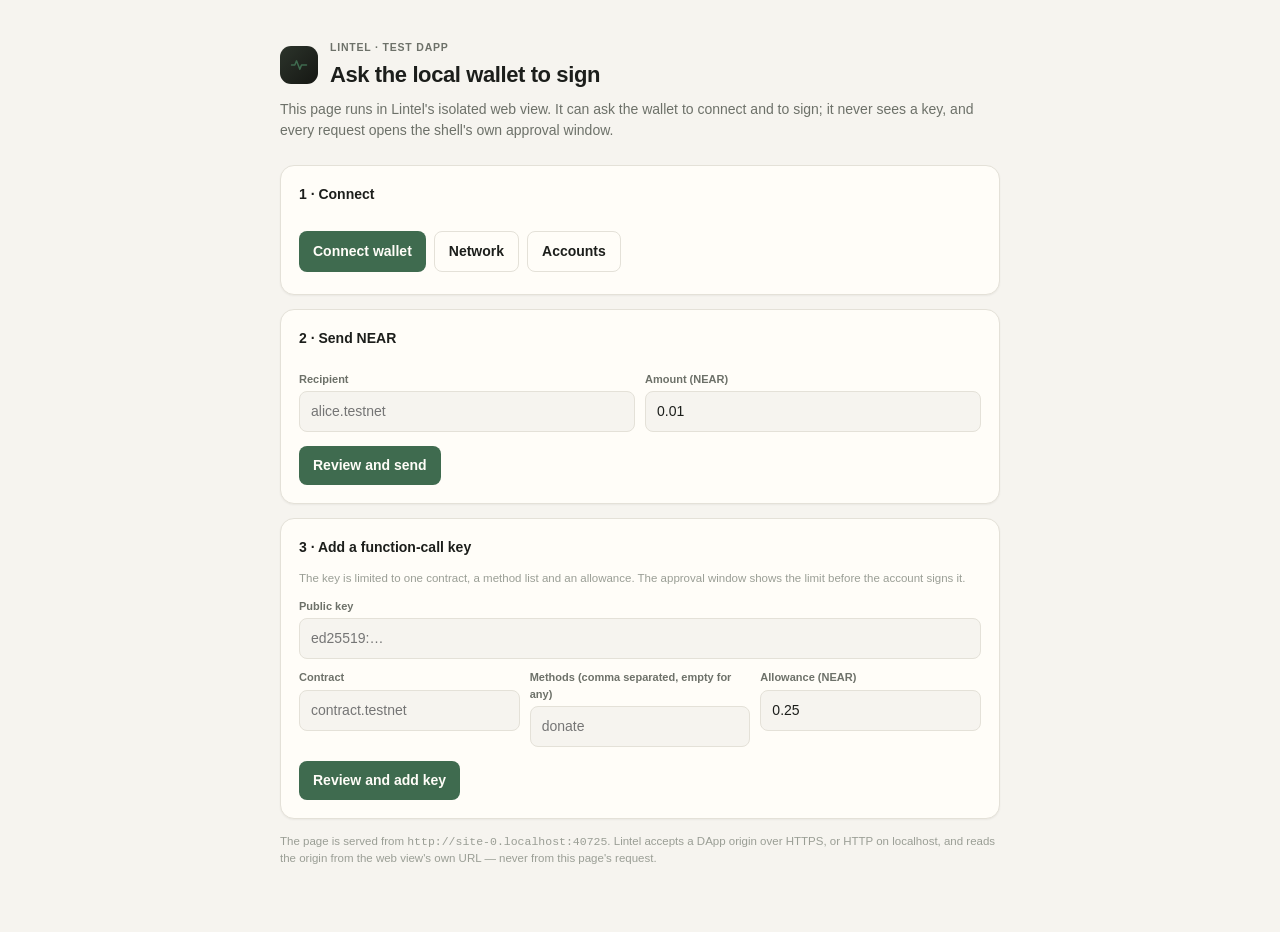
<file: web/dapp/index.html>
<!doctype html>
<html lang="en">
<head>
  <meta charset="utf-8">
  <meta name="viewport" content="width=device-width, initial-scale=1">
  <title>Test DApp · Lintel</title>
  <style>
    :root {
      color-scheme: light dark;
      --bg: #f6f4ef;
      --card: #fffdf8;
      --text: #1c1e1b;
      --muted: #6d7169;
      --faint: #9a9e95;
      --line: #e4e1d8;
      --accent: #3f6b4f;
      --accent-soft: #e4eee6;
      --danger: #a33d33;
      --danger-soft: #f7e7e4;
      --mono: ui-monospace, SFMono-Regular, Menlo, monospace;
    }
    @media (prefers-color-scheme: dark) {
      :root {
        --bg: #141513;
        --card: #1c1e1b;
        --text: #ecebe6;
        --muted: #a4a89f;
        --faint: #757a71;
        --line: #2c2f2a;
        --accent: #8fbf9d;
        --accent-soft: #223026;
        --danger: #e08a80;
        --danger-soft: #33211f;
      }
    }
    * { box-sizing: border-box; }
    body {
      margin: 0;
      padding: 40px 24px 64px;
      background: var(--bg);
      color: var(--text);
      font: 14px/1.5 -apple-system, BlinkMacSystemFont, "Segoe UI", sans-serif;
    }
    main { max-width: 720px; margin: 0 auto; }
    header { display: flex; align-items: center; gap: 12px; margin-bottom: 8px; }
    .mark {
      width: 38px; height: 38px; border-radius: 11px; display: grid; place-items: center;
      background: linear-gradient(135deg, #2c342b, #151713); color: var(--accent);
    }
    h1 { margin: 0; font-size: 22px; letter-spacing: -0.4px; }
    .kicker { margin: 0 0 2px; font-size: 10.5px; font-weight: 700; letter-spacing: 0.8px; color: var(--muted); text-transform: uppercase; }
    .lead { margin: 6px 0 24px; color: var(--muted); }
    .card {
      background: var(--card); border: 1px solid var(--line); border-radius: 14px;
      padding: 18px; margin-bottom: 14px; box-shadow: 0 1px 2px rgba(20, 21, 19, 0.05);
    }
    h2 { margin: 0 0 12px; font-size: 14px; }
    label { display: block; margin: 10px 0 4px; font-size: 11px; font-weight: 600; color: var(--muted); }
    input {
      width: 100%; padding: 9px 11px; border-radius: 8px; border: 1px solid var(--line);
      background: var(--bg); color: var(--text); font: inherit;
    }
    input:focus { outline: 2px solid var(--accent-soft); border-color: var(--accent); }
    .row { display: flex; gap: 10px; flex-wrap: wrap; }
    .row > div { flex: 1 1 180px; }
    button {
      margin-top: 14px; padding: 9px 14px; border: 0; border-radius: 8px;
      background: var(--accent); color: var(--card); font: inherit; font-weight: 600;
      cursor: pointer;
    }
    button.secondary {
      background: transparent; color: var(--text); border: 1px solid var(--line);
    }
    button:disabled { opacity: 0.5; cursor: default; }
    .actions { display: flex; gap: 8px; flex-wrap: wrap; }
    .status {
      margin-top: 12px; padding: 10px 12px; border-radius: 8px; font-size: 12.5px;
      background: var(--accent-soft); color: var(--accent); word-break: break-all;
    }
    .status.error { background: var(--danger-soft); color: var(--danger); }
    .status:empty { display: none; }
    .mono { font-family: var(--mono); font-size: 11.5px; }
    .fine { color: var(--faint); font-size: 11.5px; margin: 0; }
    .account { margin: 4px 0 0; font-family: var(--mono); font-size: 12px; word-break: break-all; }
    a { color: var(--accent); }
  </style>
</head>
<body>
<main>
  <header>
    <span class="mark" aria-hidden="true">
      <svg viewBox="0 0 24 24" width="20" height="20" fill="none" stroke="currentColor" stroke-width="1.8" stroke-linecap="round" stroke-linejoin="round">
        <path d="M3 12h4l2-5 4 10 2-5h6"/>
      </svg>
    </span>
    <div>
      <p class="kicker">Lintel · test DApp</p>
      <h1>Ask the local wallet to sign</h1>
    </div>
  </header>
  <p class="lead">
    This page runs in Lintel's isolated web view. It can ask the wallet to
    connect and to sign; it never sees a key, and every request opens the shell's
    own approval window.
  </p>

  <section class="card">
    <h2>1 · Connect</h2>
    <div class="actions">
      <button id="connect">Connect wallet</button>
      <button id="network" class="secondary">Network</button>
      <button id="accounts" class="secondary">Accounts</button>
    </div>
    <p id="account" class="account"></p>
    <div id="connect-status" class="status"></div>
  </section>

  <section class="card">
    <h2>2 · Send NEAR</h2>
    <div class="row">
      <div>
        <label for="receiver">Recipient</label>
        <input id="receiver" placeholder="alice.testnet" autocomplete="off">
      </div>
      <div>
        <label for="amount">Amount (NEAR)</label>
        <input id="amount" value="0.01" autocomplete="off">
      </div>
    </div>
    <button id="send">Review and send</button>
    <div id="send-status" class="status"></div>
  </section>

  <section class="card">
    <h2>3 · Add a function-call key</h2>
    <p class="fine">
      The key is limited to one contract, a method list and an allowance. The
      approval window shows the limit before the account signs it.
    </p>
    <label for="public-key">Public key</label>
    <input id="public-key" placeholder="ed25519:…" autocomplete="off">
    <div class="row">
      <div>
        <label for="contract">Contract</label>
        <input id="contract" placeholder="contract.testnet" autocomplete="off">
      </div>
      <div>
        <label for="methods">Methods (comma separated, empty for any)</label>
        <input id="methods" placeholder="donate" autocomplete="off">
      </div>
      <div>
        <label for="allowance">Allowance (NEAR)</label>
        <input id="allowance" value="0.25" autocomplete="off">
      </div>
    </div>
    <button id="add-key">Review and add key</button>
    <div id="key-status" class="status"></div>
  </section>

  <p class="fine">
    The page is served from <span class="mono" id="origin"></span>. Lintel
    accepts a DApp origin over HTTPS, or HTTP on localhost, and reads the origin
    from the web view's own URL — never from this page's request.
  </p>
</main>
<script>
(() => {
  "use strict";
  const $ = (id) => document.getElementById(id);
  $("origin").textContent = location.origin;

  function show(id, text, isError) {
    const el = $(id);
    el.textContent = text;
    el.classList.toggle("error", !!isError);
  }

  let standardWallet;
  let standardNetwork = "testnet";
  window.addEventListener("near-wallet-injected", (event) => {
    if (event.detail && event.detail.manifest && event.detail.manifest.id === "lintel") {
      standardWallet = event.detail;
      show("connect-status", "Discovered Lintel through NEAR Connect.");
    }
  });
  window.dispatchEvent(new Event("near-selector-ready"));

  function wallet() {
    if (!window.nearWallet) {
      throw new Error("The Lintel wallet bridge is not injected. Open this page from Lintel's DApp page.");
    }
    return window.nearWallet;
  }
  function outcomeLine(outcome) {
    const transaction = outcome.transaction || {};
    const execution = outcome.transaction_outcome || {};
    return "Transaction " + (transaction.hash || execution.id || outcome.hash || "completed") +
      "\n" + JSON.stringify(outcome, null, 2);
  }

  function toYocto(value) {
    const s = String(value).trim();
    if (!/^\d+(\.\d+)?$/.test(s)) throw new Error("Enter a NEAR amount, such as 0.01.");
    const parts = s.split(".");
    const whole = parts[0];
    const frac = parts[1] || "";
    if (frac.length > 24) throw new Error("At most 24 decimals.");
    const out = (whole + frac.padEnd(24, "0")).replace(/^0+(?=\d)/, "");
    if (out === "0") throw new Error("The amount must be above zero.");
    return out;
  }

  $("connect").addEventListener("click", async () => {
    try {
      const accounts = standardWallet ? await standardWallet.signIn({ network: standardNetwork }) :
        (await wallet().connect()).accounts || [];
      $("account").textContent = accounts.map((a) => a.accountId).join("\n");
      show("connect-status", accounts.length ? "Connected." : "The wallet has no NEAR account.");
    } catch (err) {
      show("connect-status", err.message || String(err), true);
    }
  });

  $("network").addEventListener("click", async () => {
    try {
      const res = await wallet().getNetwork();
      standardNetwork = res.networkId;
      show("connect-status", "Network " + res.networkId + " (" + res.chainId + ")");
    } catch (err) {
      show("connect-status", err.message || String(err), true);
    }
  });

  $("accounts").addEventListener("click", async () => {
    try {
      const accounts = standardWallet ? await standardWallet.getAccounts({ network: standardNetwork }) : await wallet().getAccounts();
      $("account").textContent = accounts.map((a) => a.accountId).join("\n");
      show("connect-status", accounts.length + " account(s).");
    } catch (err) {
      show("connect-status", err.message || String(err), true);
    }
  });

  $("send").addEventListener("click", async () => {
    try {
      const receiverId = $("receiver").value.trim();
      if (!receiverId) throw new Error("Enter the recipient's account id.");
      const amount = toYocto($("amount").value);
      show("send-status", "Waiting for the approval window…");
      const params = {
        receiverId: receiverId,
        description: "Send " + $("amount").value.trim() + " NEAR to " + receiverId,
        actions: [{ type: "Transfer", params: { deposit: amount } }],
      };
      const res = standardWallet ? await standardWallet.signAndSendTransaction({ ...params, network: standardNetwork }) :
        await wallet().signAndSendTransaction(params);
      show("send-status", outcomeLine(res));
    } catch (err) {
      show("send-status", err.message || String(err), true);
    }
  });

  $("add-key").addEventListener("click", async () => {
    try {
      const publicKey = $("public-key").value.trim();
      const contractId = $("contract").value.trim();
      if (!publicKey || !contractId) throw new Error("Enter the public key and the contract.");
      const methods = $("methods").value.split(",").map((s) => s.trim()).filter(Boolean);
      const allowance = toYocto($("allowance").value);
      show("key-status", "Waiting for the approval window…");
      const res = await wallet().addFunctionCallKey({
        publicKey: publicKey,
        contractId: contractId,
        methodNames: methods,
        allowance: allowance,
      });
      show("key-status", outcomeLine(res));
    } catch (err) {
      show("key-status", err.message || String(err), true);
    }
  });
})();
</script>
</body>
</html>
</file>
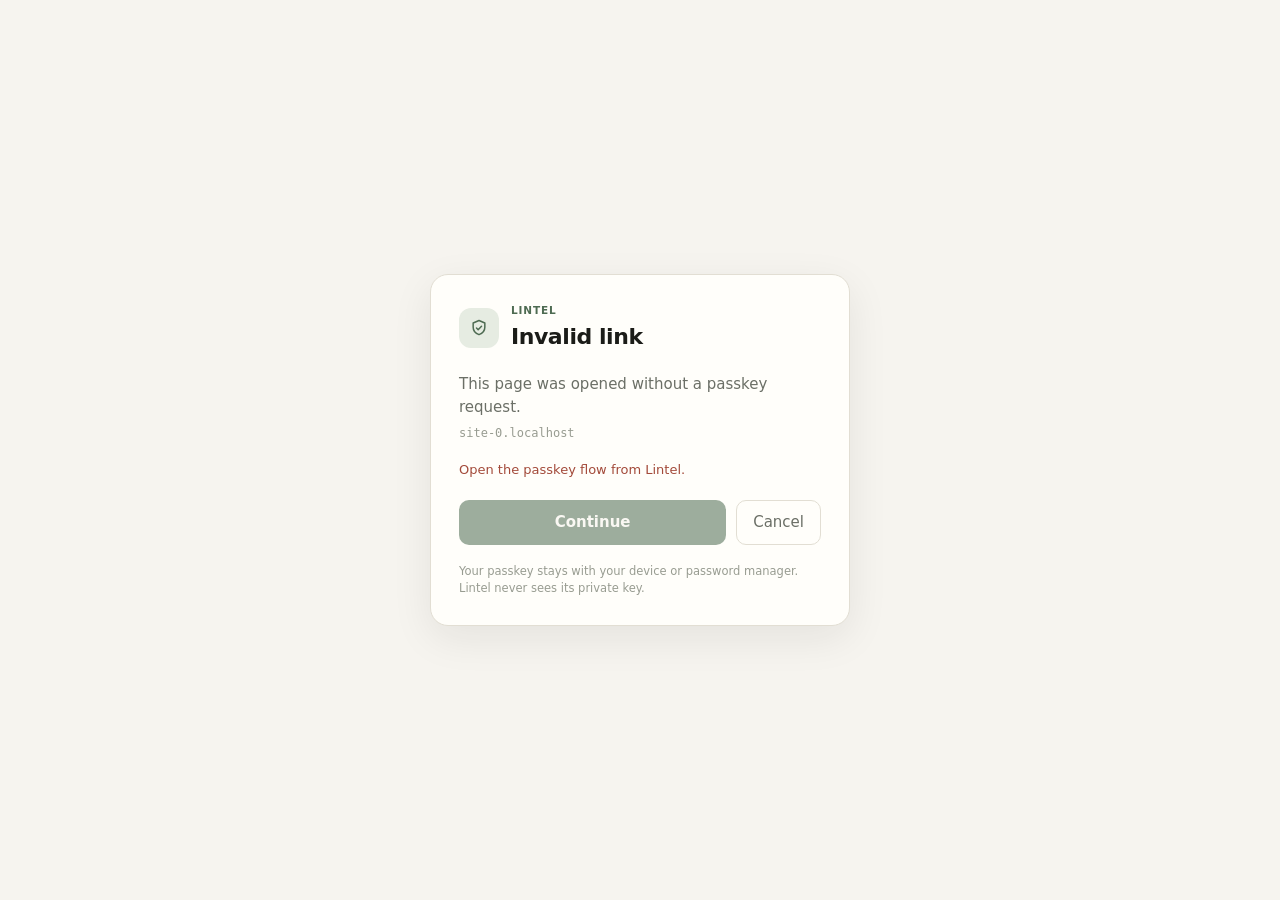
<file: web/passkey/index.html>
<!doctype html>
<html lang="en">
<head>
  <meta charset="utf-8">
  <meta name="viewport" content="width=device-width, initial-scale=1">
  <meta http-equiv="Content-Security-Policy" content="default-src 'none'; script-src 'self'; style-src 'self'; img-src data:; connect-src 'self'; base-uri 'none'; form-action 'none'">
  <title>Lintel · Passkey</title>
  <link rel="stylesheet" href="style.css">
</head>
<body>
  <main class="card">
    <div class="brand">
      <span class="mark" aria-hidden="true">
        <svg viewBox="0 0 24 24" width="20" height="20" fill="none" stroke="currentColor" stroke-width="1.8" stroke-linecap="round" stroke-linejoin="round">
          <path d="M12 3l7 3v5c0 4.5-3 7.5-7 9-4-1.5-7-4.5-7-9V6l7-3z"/>
          <path d="M9 12l2 2 4-4"/>
        </svg>
      </span>
      <div>
        <p class="eyebrow">Lintel</p>
        <h1 id="title">Passkey</h1>
      </div>
    </div>
    <p id="lead" class="lead"></p>
    <p id="site" class="site"></p>
    <p id="status" class="status" role="status" aria-live="polite"></p>
    <div class="actions">
      <button id="continue" class="primary" type="button">Continue</button>
      <button id="cancel" class="secondary" type="button">Cancel</button>
    </div>
    <p class="fine">Your passkey stays with your device or password manager. Lintel never sees its private key.</p>
  </main>
  <script src="ceremony.js"></script>
</body>
</html>
</file>
<file: web/passkey/style.css>
:root {
  color-scheme: light dark;
  --bg: #f6f4ef;
  --card: #fffefa;
  --text: #1b1c18;
  --muted: #6b6f66;
  --faint: #989c91;
  --line: #e2ded3;
  --accent: #4e6b52;
  --accent-soft: #e6ece2;
  --danger: #a34a3a;
  --shadow: rgba(27, 28, 24, 0.08);
}

@media (prefers-color-scheme: dark) {
  :root {
    --bg: #141513;
    --card: #1f211d;
    --text: #eceae3;
    --muted: #a3a79c;
    --faint: #7d8177;
    --line: #2e312b;
    --accent: #9db89a;
    --accent-soft: #2a332a;
    --danger: #d98a76;
    --shadow: rgba(0, 0, 0, 0.35);
  }
}

* {
  box-sizing: border-box;
}

html,
body {
  height: 100%;
}

body {
  margin: 0;
  display: grid;
  place-items: center;
  padding: 24px;
  background: var(--bg);
  color: var(--text);
  font: 15px/1.5 -apple-system, BlinkMacSystemFont, "Segoe UI", system-ui, sans-serif;
}

.card {
  width: min(420px, 100%);
  padding: 28px;
  border: 1px solid var(--line);
  border-radius: 18px;
  background: var(--card);
  box-shadow: 0 12px 40px var(--shadow);
}

.brand {
  display: flex;
  align-items: center;
  gap: 12px;
}

.mark {
  display: grid;
  place-items: center;
  width: 40px;
  height: 40px;
  border-radius: 12px;
  background: var(--accent-soft);
  color: var(--accent);
}

.eyebrow {
  margin: 0;
  font-size: 10.5px;
  font-weight: 700;
  letter-spacing: 0.08em;
  text-transform: uppercase;
  color: var(--accent);
}

h1 {
  margin: 2px 0 0;
  font-size: 22px;
  letter-spacing: -0.02em;
}

.lead {
  margin: 20px 0 6px;
  color: var(--muted);
}

.site {
  margin: 0 0 18px;
  font-family: ui-monospace, SFMono-Regular, Menlo, monospace;
  font-size: 12px;
  color: var(--faint);
}

.status {
  min-height: 22px;
  margin: 0 0 18px;
  font-size: 13px;
  color: var(--muted);
}

.status.error {
  color: var(--danger);
}

.actions {
  display: flex;
  gap: 10px;
}

button {
  font: inherit;
  border-radius: 10px;
  padding: 10px 16px;
  cursor: pointer;
  border: 1px solid transparent;
}

button:focus-visible {
  outline: 2px solid var(--accent);
  outline-offset: 2px;
}

button:disabled {
  opacity: 0.55;
  cursor: default;
}

.primary {
  flex: 1;
  background: var(--accent);
  color: var(--bg);
  font-weight: 650;
}

.secondary {
  background: transparent;
  color: var(--muted);
  border-color: var(--line);
}

.fine {
  margin: 18px 0 0;
  font-size: 11.5px;
  color: var(--faint);
}
</file>
